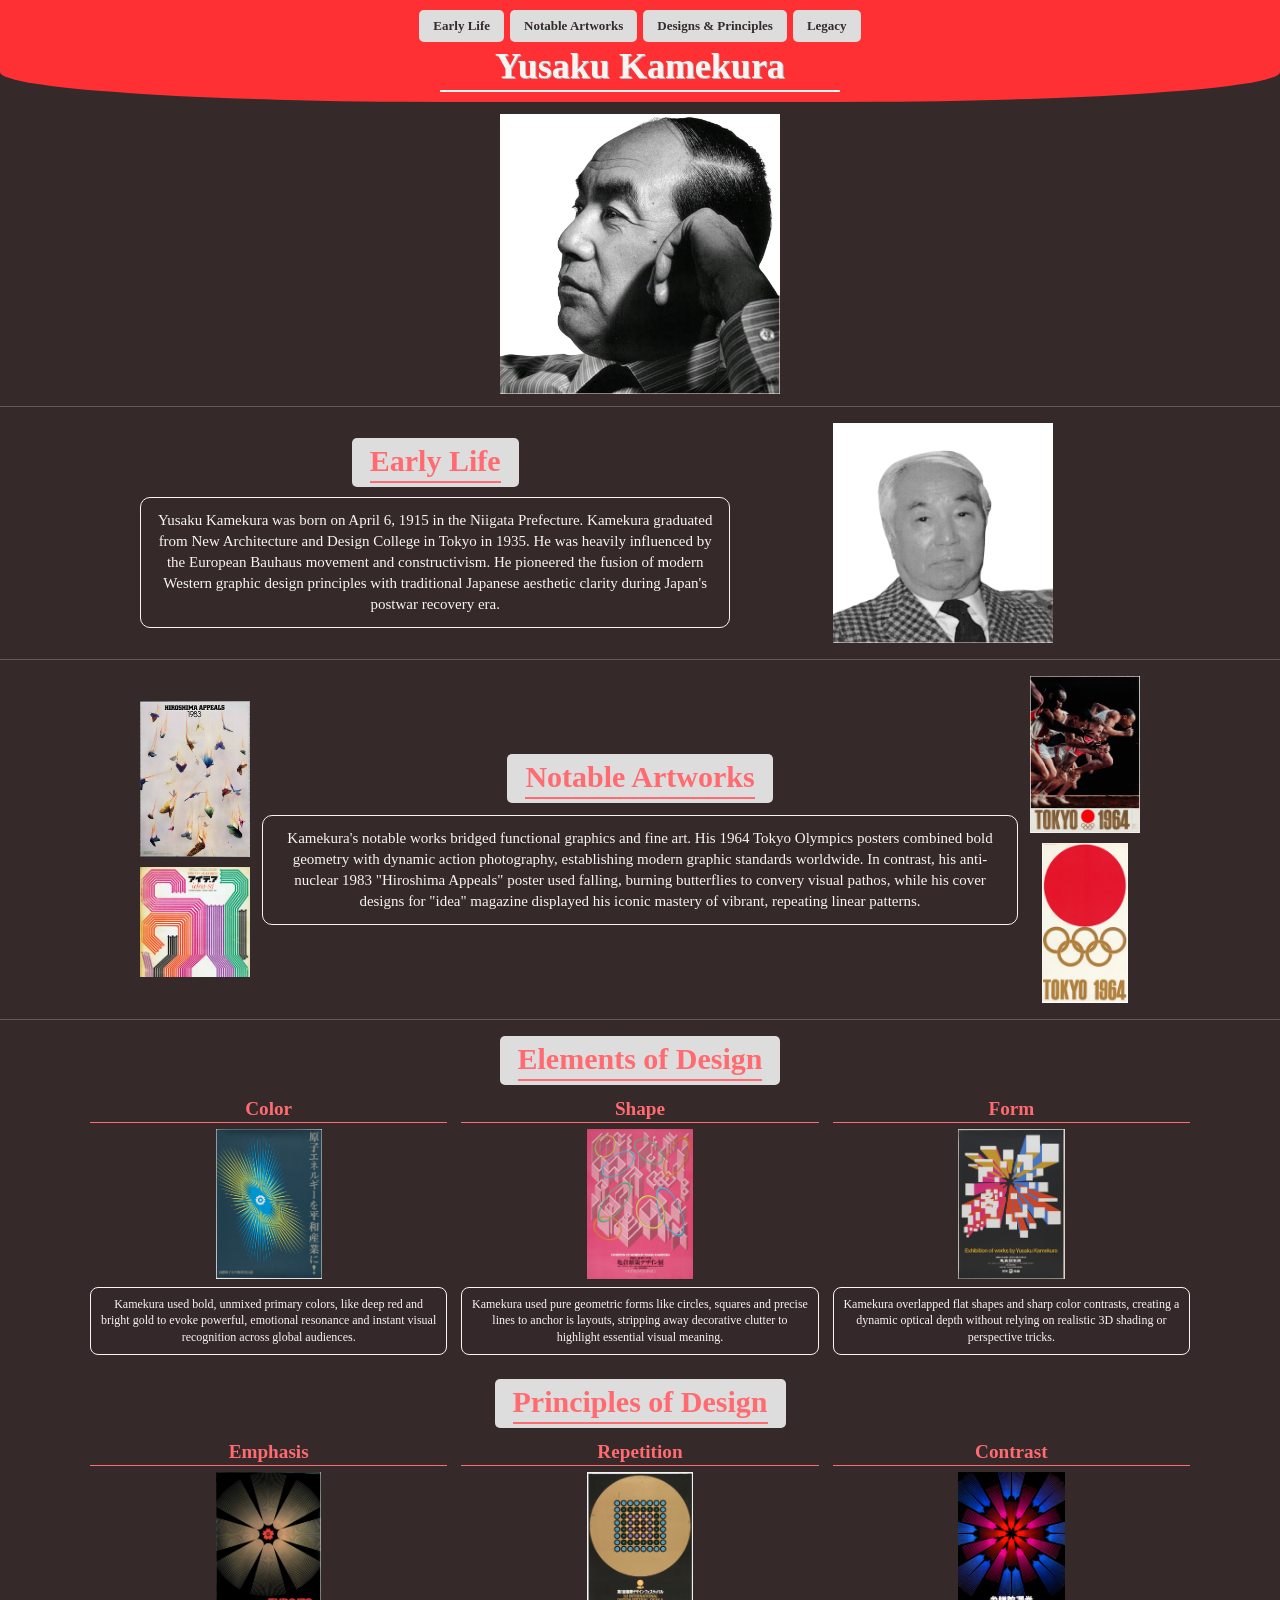
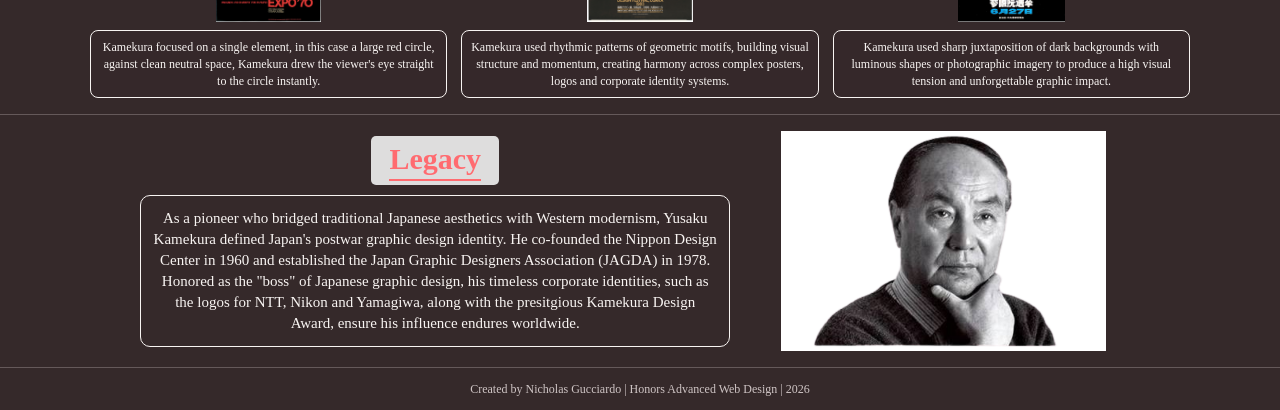
<file: index.html>
<!DOCTYPE html>
<html lang="en">
<head>
    <meta charset="UTF-8">
    <meta name="viewport" content="width=device-width, initial-scale=1.0">
    <title>Designer Project</title>
    
    <link href="https://cdn.jsdelivr.net/npm/bootstrap@5.3.3/dist/css/bootstrap.min.css" rel="stylesheet">
    <link rel="stylesheet" href="style.css">
</head>
<body>

<header class="site-header" id="top">
    <nav aria-label="Main navigation">
        <div class="nav nav-pills">
            <a class="nav-link" href="#early-life">Early Life</a>
            <a class="nav-link" href="#artworks">Notable Artworks</a>
            <a class="nav-link" href="#design">Designs & Principles</a>
            <a class="nav-link" href="#legacy">Legacy</a>
        </div>
    </nav>
    <h1 class="site-title">Yusaku Kamekura</h1>
    <div class="title-underline"></div>
</header>

<main>
    <!-- Yusaku Hero Section -->
    <section class="yusaku" aria-label="Yusaku Kamekura portrait">
        <img src="imgs/portrait-main.png" alt="Black and white portrait of Yusaku Kamekura">
    </section>

    <!-- Early Life Section -->
    <section class="section" id="early-life">
        <div class="early-grid">
            <div>
                <h2 class="section-title"><span>Early Life</span></h2>
                <div class="text-panel">
                    Yusaku Kamekura was born on April 6, 1915 in the Niigata Prefecture. Kamekura graduated from New Architecture and Design College in Tokyo in 1935. He was heavily influenced by the European Bauhaus movement and constructivism. He pioneered the fusion of modern Western graphic design principles with traditional Japanese aesthetic clarity during Japan's postwar recovery era.
                </div>
            </div>
            <img class="portrait-side" src="imgs/portrait-early.png" alt="Portrait of Yusaku Kamekura later in life">
        </div>
    </section>

    <!-- Notable Artworks Section -->
    <section class="section" id="artworks">
        <div class="artworks-layout">
            <div class="artwork-stack">
                <img src="imgs/art-hirosima.png" alt="Hiroshima poster">
                <img src="imgs/art-idea.png" alt="Idea magazine poster">
            </div>

            <div class="artworks-center">
                <h2 class="section-title"><span>Notable Artworks</span></h2>
                <div class="text-panel">
                    Kamekura's notable works bridged functional graphics and fine art. His 1964 Tokyo Olympics posters combined bold geometry with dynamic action photography, establishing modern graphic standards worldwide. In contrast, his anti-nuclear 1983 "Hiroshima Appeals" poster used falling, burning butterflies to convery visual pathos, while his cover designs for "idea" magazine displayed his iconic mastery of vibrant, repeating linear patterns.
                </div>
            </div>

            <div class="artwork-stack">
                <img src="imgs/art-tokyo-photo.png" alt="Tokyo Olympics poster">
                <img src="imgs/art-tokyo-symbol.png" alt="Tokyo Olympics symbol poster">
            </div>
        </div>
    </section> 

    <!-- Design and Principles Section -->
    <section class="section design-section" id="design">
        <h2 class="section-title"><span>Elements of Design</span></h2>
        <div class="design-grid">
            <article class="design-card">
                <h3>Color</h3>
                <img src="imgs/art-color.png" alt="Color poster">
                <div class="text-panel">
                    Kamekura used bold, unmixed primary colors, like deep red and bright gold to evoke powerful, emotional resonance and instant visual recognition across global audiences.
                </div>
            </article>

            <article class="design-card">
                <h3>Shape</h3>
                <img src="imgs/art-shape.png" alt="Shape poster">
                <div class="text-panel">
                   Kamekura used pure geometric forms like circles, squares and precise lines to anchor is layouts, stripping away decorative clutter to highlight essential visual meaning.
                </div>
            </article>

            <article class="design-card">
                <h3>Form</h3>
                <img src="imgs/art-form.png" alt="Form poster">
                <div class="text-panel">
                    Kamekura overlapped flat shapes and sharp color contrasts, creating a dynamic optical depth without relying on realistic 3D shading or perspective tricks.
                </div>
            </article>
        </div>

        <h2 class="section-title mt-4"><span>Principles of Design</span></h2>
        <div class="design-grid">
            <article class="design-card">
                <h3>Emphasis</h3>
                <img src="imgs/art-emphasis.png" alt="Emphasis poster">
                <div class="text-panel">
                    Kamekura focused on a single element, in this case a large red circle, against clean neutral space, Kamekura drew the viewer's eye straight to the circle instantly.
                </div>
            </article>

            <article class="design-card">
                <h3>Repetition</h3>
                <img src="imgs/art-repetition.png" alt="Repetition poster">
                <div class="text-panel">
                    Kamekura used rhythmic patterns of geometric motifs, building visual structure and momentum, creating harmony across complex posters, logos and corporate identity systems.
                </div>
            </article>

            <article class="design-card">
                <h3>Contrast</h3>
                <img src="imgs/art-contrast.png" alt="Contrast poster">
                <div class="text-panel">
                    Kamekura used sharp juxtaposition of dark backgrounds with luminous shapes or photographic imagery to produce a high visual tension and unforgettable graphic impact.
                </div>
            </article>
        </div>
    </section>

    <!-- Legacy Section -->
    <section class="section" id="legacy">
        <div class="legacy-grid">
            <div>
                <h2 class="section-title"><span>Legacy</span></h2>
                <div class="text-panel">
                    As a pioneer who bridged traditional Japanese aesthetics with Western modernism, Yusaku Kamekura defined Japan's postwar graphic design identity. He co-founded the Nippon Design Center in 1960 and established the Japan Graphic Designers Association (JAGDA) in 1978. Honored as the "boss" of Japanese graphic design, his timeless corporate identities, such as the logos for NTT, Nikon and Yamagiwa, along with the presitgious Kamekura Design Award, ensure his influence endures worldwide.
                </div>
            </div>
            <img src="imgs/portrait-legacy.png" alt="Portrait of Yusaku Kamekura">
        </div>
    </section>
</main>

<footer>
    Created by Nicholas Gucciardo | Honors Advanced Web Design | 2026
</footer>

<script src="https://cdn.jsdelivr.net/npm/bootstrap@5.3.3/dist/js/bootstrap.bundle.min.js"></script>
<script src="script.js"></script>
</body>
</html>
</file>
<file: style.css>
:root {
  --red: #ff3034;
  --coral: #ff6b70;
  --dark: #35292a;
  --white: #f8f4f2;
  --gold: #c5a253;
  --panel: #dedddd;
  --line: #65595a;
}

* { 
  box-sizing: border-box;
}

html { 
  scroll-behavior: smooth; 
  scroll-padding-top: 10px;
}

body { 
  margin: 0; 
  background: var(--dark); 
  color: var(--white); 
  font-family: Georgia, 'Times New Roman', Times, serif;
}

/* Header */
.site-header {
  padding: 10px 12px;
  background: var(--red);
  border-radius: 0 0 35% 35% / 0 0 30px 30px;
  text-align: center;
  position: relative;
  z-index: 2;
}

.nav-pills {
  display: flex;
  justify-content: center;
  gap: 6px;
  flex-wrap: wrap;
}

.nav-pills .nav-link {
  background: var(--panel);
  color: #342b2b;
  border-radius: 5px;
  padding: 6px 14px;
  font-size: 13px;
  font-weight: bold;
}

.nav-pills .nav-link:hover, 
.nav-pills .nav-link:focus {
  background: #fff;
  color: #b91f27;
}

.site-title {
  font-size: clamp(22px, 3.5vw, 36px);
  font-weight: bold;
  margin: 6px auto 0;
  line-height: 1;
  text-shadow: 1px 1px #b7b7b7;
}

.title-underline {
  width: min(40%, 400px);
  height: 2px;
  background: var(--white);
  margin: 6px auto 0;
}

/* Yusaku Hero Section */
.yusaku {
  padding: 12px 15px;
  display: flex;
  justify-content: center;
  align-items: center;
  border-bottom: 1px solid var(--line);
}

.yusaku img {
  height: 280px;
  width: auto;
  max-width: 100%;
  object-fit: contain;
}

/* Sections */
.section {
  padding: 16px 3%;
  border-bottom: 1px solid var(--line);
}

.section-title {
  display: table;
  background: var(--panel);
  color: var(--coral);
  font-size: clamp(20px, 3vw, 30px);
  font-weight: bold;
  text-align: center;
  padding: 6px 18px 4px;
  margin: 0 auto 12px;
  border-radius: 5px;
  line-height: 1.1;
}

.section-title span {
  display: block;
  border-bottom: 2px solid var(--coral);
  padding-bottom: 4px;
}

/* Text Panels */
.text-panel {
  border: 1.5px solid var(--white);
  border-radius: 10px;
  padding: 12px;
  text-align: center;
  font-size: clamp(13px, 1.2vw, 15px);
  font-weight: 500;
  line-height: 1.4;
  display: flex;
  align-items: center;
  justify-content: center;
}

/* Grids and Layouts */
.early-grid, 
.legacy-grid {
  display: grid;
  grid-template-columns: 1.2fr 0.8fr;
  gap: 16px;
  align-items: center;
  max-width: 1000px;
  margin: 0 auto;
}

.early-grid .section-title, 
.legacy-grid .section-title {
  margin: 0 auto 10px;
}

.portrait-side, 
.legacy-grid img {
  width: 100%;
  max-height: 220px;
  object-fit: contain;
}

.artworks-layout {
  display: grid;
  grid-template-columns: 110px minmax(260px, 1fr) 110px;
  gap: 12px;
  align-items: center;
  max-width: 1000px;
  margin: 0 auto;
}

.artwork-stack {
  display: flex;
  flex-direction: column; 
  gap: 10px;
  align-items: center;
}

.artwork-stack img {
  width: 100%;
  max-width: 110px;
  max-height: 160px;
  object-fit: contain;
}

.design-grid {
  display: grid;
  grid-template-columns: repeat(3, minmax(0, 1fr));
  gap: 14px;
  max-width: 1100px;
  margin: 0 auto;
}

.design-card {
  text-align: center;
}

.design-card h3 {
  font-size: clamp(15px, 1.5vw, 20px);
  color: var(--coral);
  font-weight: bold;
  margin: 0 0 6px;
  padding-bottom: 2px;
  border-bottom: 1px solid var(--coral);
}

.design-card img {
  height: 150px;
  max-width: 100%;
  object-fit: contain;
  display: block;
  margin: 0 auto 8px;
}

.design-card .text-panel {
  padding: 8px;
  font-size: 12px;
  border-radius: 8px;
  background: rgba(53, 41, 42, 0.82);
}

/* Footer */
footer {
  padding: 12px;
  text-align: center;
  color: #cfc5c5;
  font-size: 12px;
}

/* Mobile Adjustments */
@media (max-width: 767px) {
  .section {
    padding: 12px 3%; 
  }

  .early-grid, 
  .legacy-grid {
    grid-template-columns: 1fr;
  }

  .yusaku img {
    height: 200px;
  }

  .artworks-layout {
    grid-template-columns: 60px 1fr 60px;
    gap: 8px;
  }

  .artwork-stack img {
    max-width: 60px;
    max-height: 110px;
  }

  .design-grid {
    gap: 8px;
  }

  .design-card img {
    height: 100px;
  }

  .design-card .text-panel {
    font-size: 10px;
    line-height: 1.25;
  }
}
</file>
